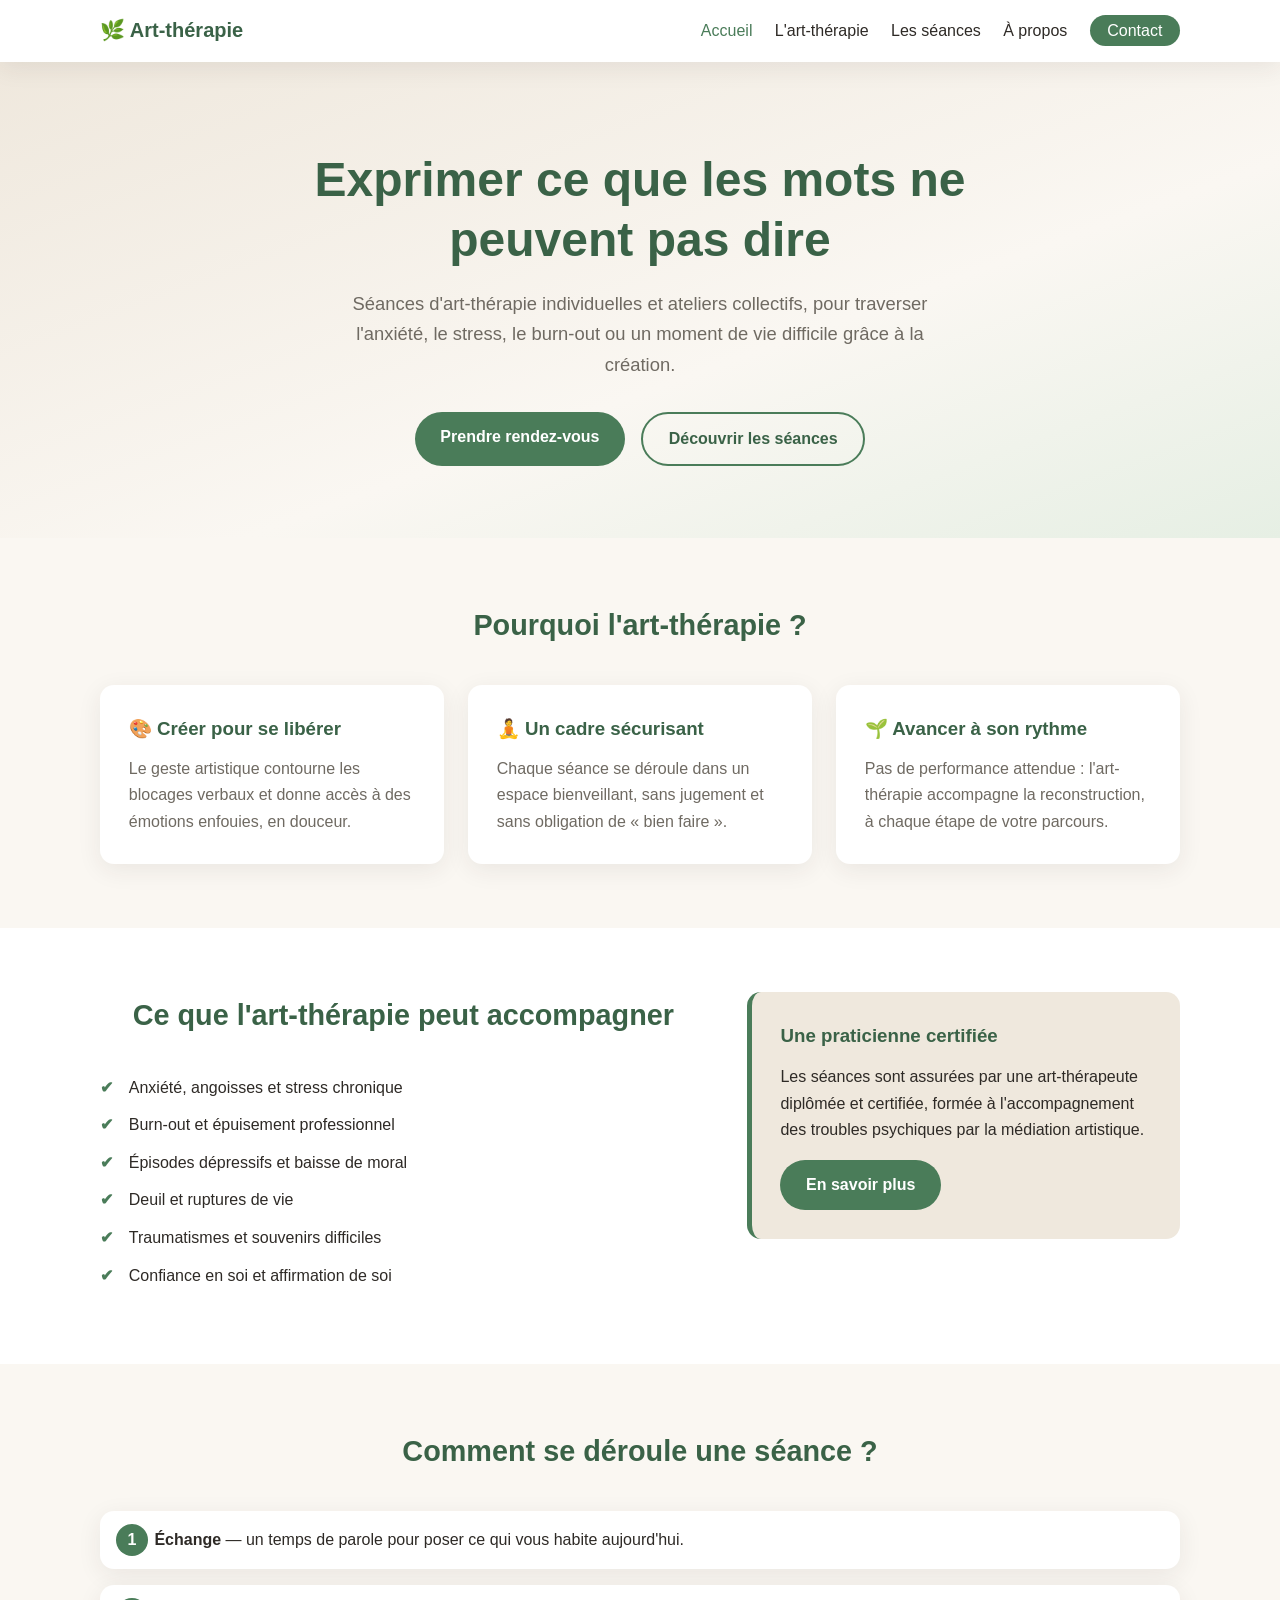
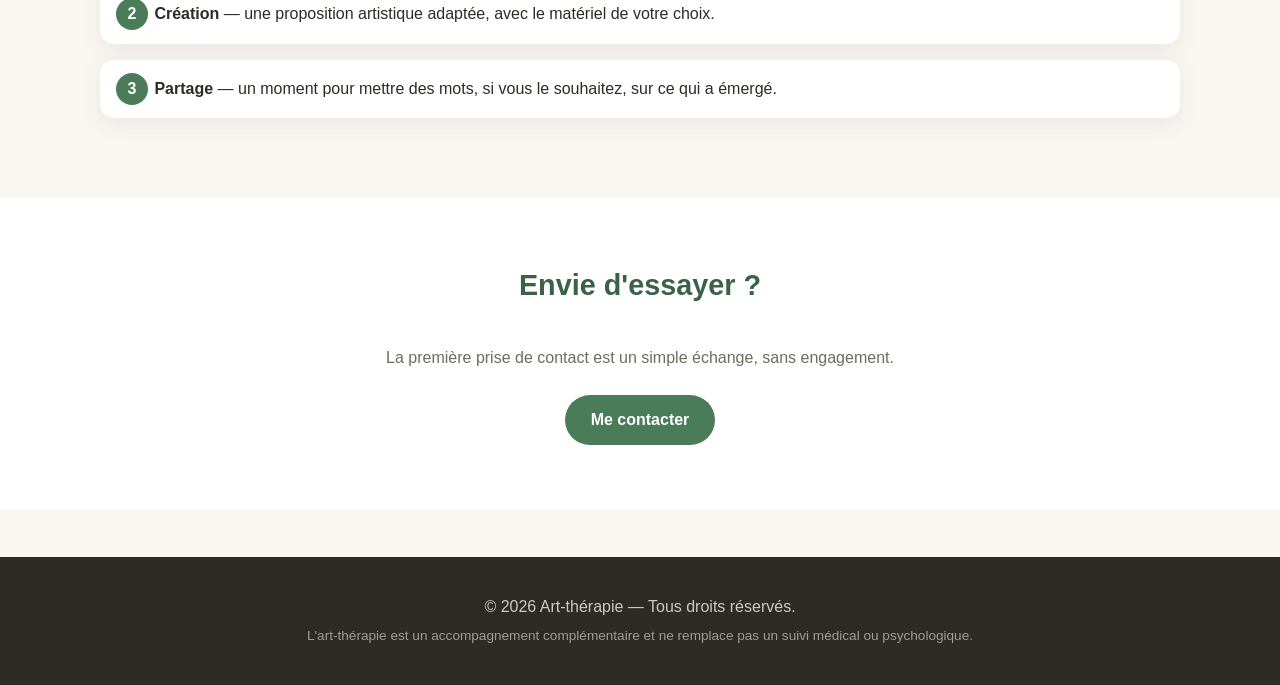
<file: index.html>
<!DOCTYPE html>
<html lang="fr">
<head>
  <meta charset="UTF-8">
  <meta name="viewport" content="width=device-width, initial-scale=1.0">
  <title>Art-thérapie — Séances et accompagnements par la création</title>
  <meta name="description" content="Art-thérapeute certifiée : séances individuelles et ateliers collectifs pour apaiser l'anxiété, le stress, le burn-out et retrouver du sens par la création artistique.">
  <link rel="stylesheet" href="assets/css/style.css">
</head>
<body>
  <header class="site-header">
    <nav class="nav container" aria-label="Navigation principale">
      <a class="brand" href="index.html">🌿 Art-thérapie</a>
      <button class="nav-toggle" aria-label="Ouvrir le menu" aria-expanded="false">☰</button>
      <ul class="nav-links">
        <li><a href="index.html" class="active">Accueil</a></li>
        <li><a href="art-therapie.html">L'art-thérapie</a></li>
        <li><a href="seances.html">Les séances</a></li>
        <li><a href="a-propos.html">À propos</a></li>
        <li><a href="contact.html" class="nav-cta">Contact</a></li>
      </ul>
    </nav>
  </header>

  <main>
    <section class="hero">
      <div class="container hero-inner">
        <h1>Exprimer ce que les mots ne peuvent pas dire</h1>
        <p class="hero-sub">
          Séances d'art-thérapie individuelles et ateliers collectifs, pour traverser
          l'anxiété, le stress, le burn-out ou un moment de vie difficile grâce à la création.
        </p>
        <div class="hero-actions">
          <a class="btn btn-primary" href="contact.html">Prendre rendez-vous</a>
          <a class="btn btn-outline" href="seances.html">Découvrir les séances</a>
        </div>
      </div>
    </section>

    <section class="section container">
      <h2 class="section-title">Pourquoi l'art-thérapie&nbsp;?</h2>
      <div class="cards">
        <article class="card">
          <h3>🎨 Créer pour se libérer</h3>
          <p>Le geste artistique contourne les blocages verbaux et donne accès à des émotions enfouies, en douceur.</p>
        </article>
        <article class="card">
          <h3>🧘 Un cadre sécurisant</h3>
          <p>Chaque séance se déroule dans un espace bienveillant, sans jugement et sans obligation de «&nbsp;bien faire&nbsp;».</p>
        </article>
        <article class="card">
          <h3>🌱 Avancer à son rythme</h3>
          <p>Pas de performance attendue : l'art-thérapie accompagne la reconstruction, à chaque étape de votre parcours.</p>
        </article>
      </div>
    </section>

    <section class="section section-alt">
      <div class="container split">
        <div>
          <h2 class="section-title">Ce que l'art-thérapie peut accompagner</h2>
          <ul class="check-list">
            <li>Anxiété, angoisses et stress chronique</li>
            <li>Burn-out et épuisement professionnel</li>
            <li>Épisodes dépressifs et baisse de moral</li>
            <li>Deuil et ruptures de vie</li>
            <li>Traumatismes et souvenirs difficiles</li>
            <li>Confiance en soi et affirmation de soi</li>
          </ul>
        </div>
        <div class="highlight-box">
          <h3>Une praticienne certifiée</h3>
          <p>
            Les séances sont assurées par une art-thérapeute diplômée et certifiée,
            formée à l'accompagnement des troubles psychiques par la médiation artistique.
          </p>
          <a class="btn btn-primary" href="a-propos.html">En savoir plus</a>
        </div>
      </div>
    </section>

    <section class="section container">
      <h2 class="section-title">Comment se déroule une séance&nbsp;?</h2>
      <ol class="steps">
        <li><strong>Échange</strong> — un temps de parole pour poser ce qui vous habite aujourd'hui.</li>
        <li><strong>Création</strong> — une proposition artistique adaptée, avec le matériel de votre choix.</li>
        <li><strong>Partage</strong> — un moment pour mettre des mots, si vous le souhaitez, sur ce qui a émergé.</li>
      </ol>
    </section>

    <section class="section section-alt cta-band">
      <div class="container">
        <h2 class="section-title">Envie d'essayer&nbsp;?</h2>
        <p>La première prise de contact est un simple échange, sans engagement.</p>
        <a class="btn btn-primary" href="contact.html">Me contacter</a>
      </div>
    </section>
  </main>

  <footer class="site-footer">
    <div class="container footer-inner">
      <p>© <span id="year"></span> Art-thérapie — Tous droits réservés.</p>
      <p class="disclaimer">
        L'art-thérapie est un accompagnement complémentaire et ne remplace pas un suivi médical ou psychologique.
      </p>
    </div>
  </footer>

  <script src="assets/js/main.js"></script>
</body>
</html>
</file>
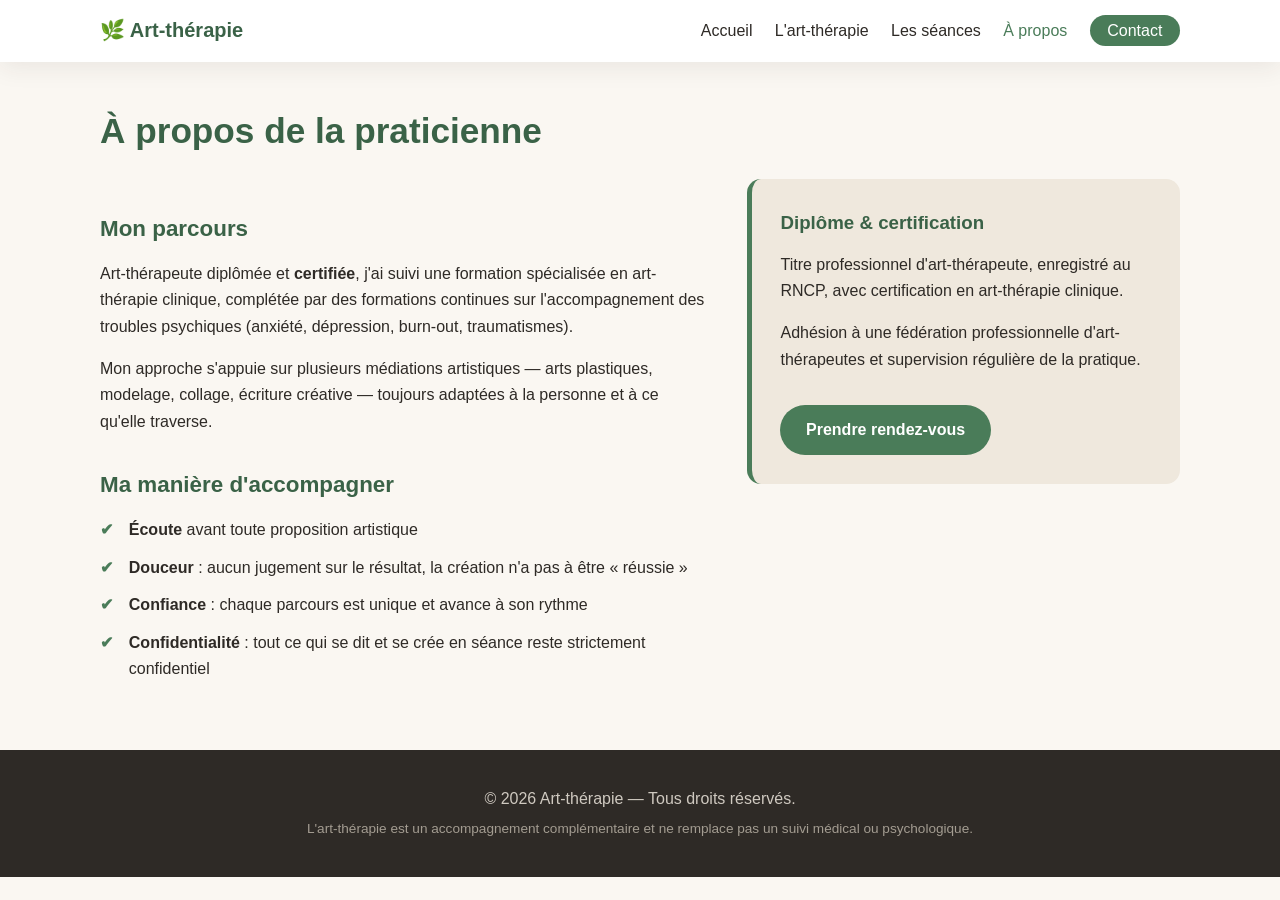
<file: a-propos.html>
<!DOCTYPE html>
<html lang="fr">
<head>
  <meta charset="UTF-8">
  <meta name="viewport" content="width=device-width, initial-scale=1.0">
  <title>À propos — La praticienne certifiée en art-thérapie</title>
  <meta name="description" content="Présentation de l'art-thérapeute certifiée : parcours, certification, approche et déontologie.">
  <link rel="stylesheet" href="assets/css/style.css">
</head>
<body>
  <header class="site-header">
    <nav class="nav container" aria-label="Navigation principale">
      <a class="brand" href="index.html">🌿 Art-thérapie</a>
      <button class="nav-toggle" aria-label="Ouvrir le menu" aria-expanded="false">☰</button>
      <ul class="nav-links">
        <li><a href="index.html">Accueil</a></li>
        <li><a href="art-therapie.html">L'art-thérapie</a></li>
        <li><a href="seances.html">Les séances</a></li>
        <li><a href="a-propos.html" class="active">À propos</a></li>
        <li><a href="contact.html" class="nav-cta">Contact</a></li>
      </ul>
    </nav>
  </header>

  <main class="container page">
    <h1>À propos de la praticienne</h1>

    <div class="split">
      <div>
        <h2>Mon parcours</h2>
        <p>
          Art-thérapeute diplômée et <strong>certifiée</strong>, j'ai suivi une formation
          spécialisée en art-thérapie clinique, complétée par des formations continues sur
          l'accompagnement des troubles psychiques (anxiété, dépression, burn-out,
          traumatismes).
        </p>
        <p>
          Mon approche s'appuie sur plusieurs médiations artistiques — arts plastiques,
          modelage, collage, écriture créative — toujours adaptées à la personne et à ce
          qu'elle traverse.
        </p>

        <h2>Ma manière d'accompagner</h2>
        <ul class="check-list">
          <li><strong>Écoute</strong> avant toute proposition artistique</li>
          <li><strong>Douceur</strong> : aucun jugement sur le résultat, la création n'a pas à être « réussie »</li>
          <li><strong>Confiance</strong> : chaque parcours est unique et avance à son rythme</li>
          <li><strong>Confidentialité</strong> : tout ce qui se dit et se crée en séance reste strictement confidentiel</li>
        </ul>
      </div>

      <div class="highlight-box">
        <h3>Diplôme &amp; certification</h3>
        <p>
          Titre professionnel d'art-thérapeute, enregistré au RNCP, avec certification
          en art-thérapie clinique.
        </p>
        <p>
          Adhésion à une fédération professionnelle d'art-thérapeutes et supervision
          régulière de la pratique.
        </p>
        <a class="btn btn-primary" href="contact.html">Prendre rendez-vous</a>
      </div>
    </div>
  </main>

  <footer class="site-footer">
    <div class="container footer-inner">
      <p>© <span id="year"></span> Art-thérapie — Tous droits réservés.</p>
      <p class="disclaimer">
        L'art-thérapie est un accompagnement complémentaire et ne remplace pas un suivi médical ou psychologique.
      </p>
    </div>
  </footer>

  <script src="assets/js/main.js"></script>
</body>
</html>
</file>
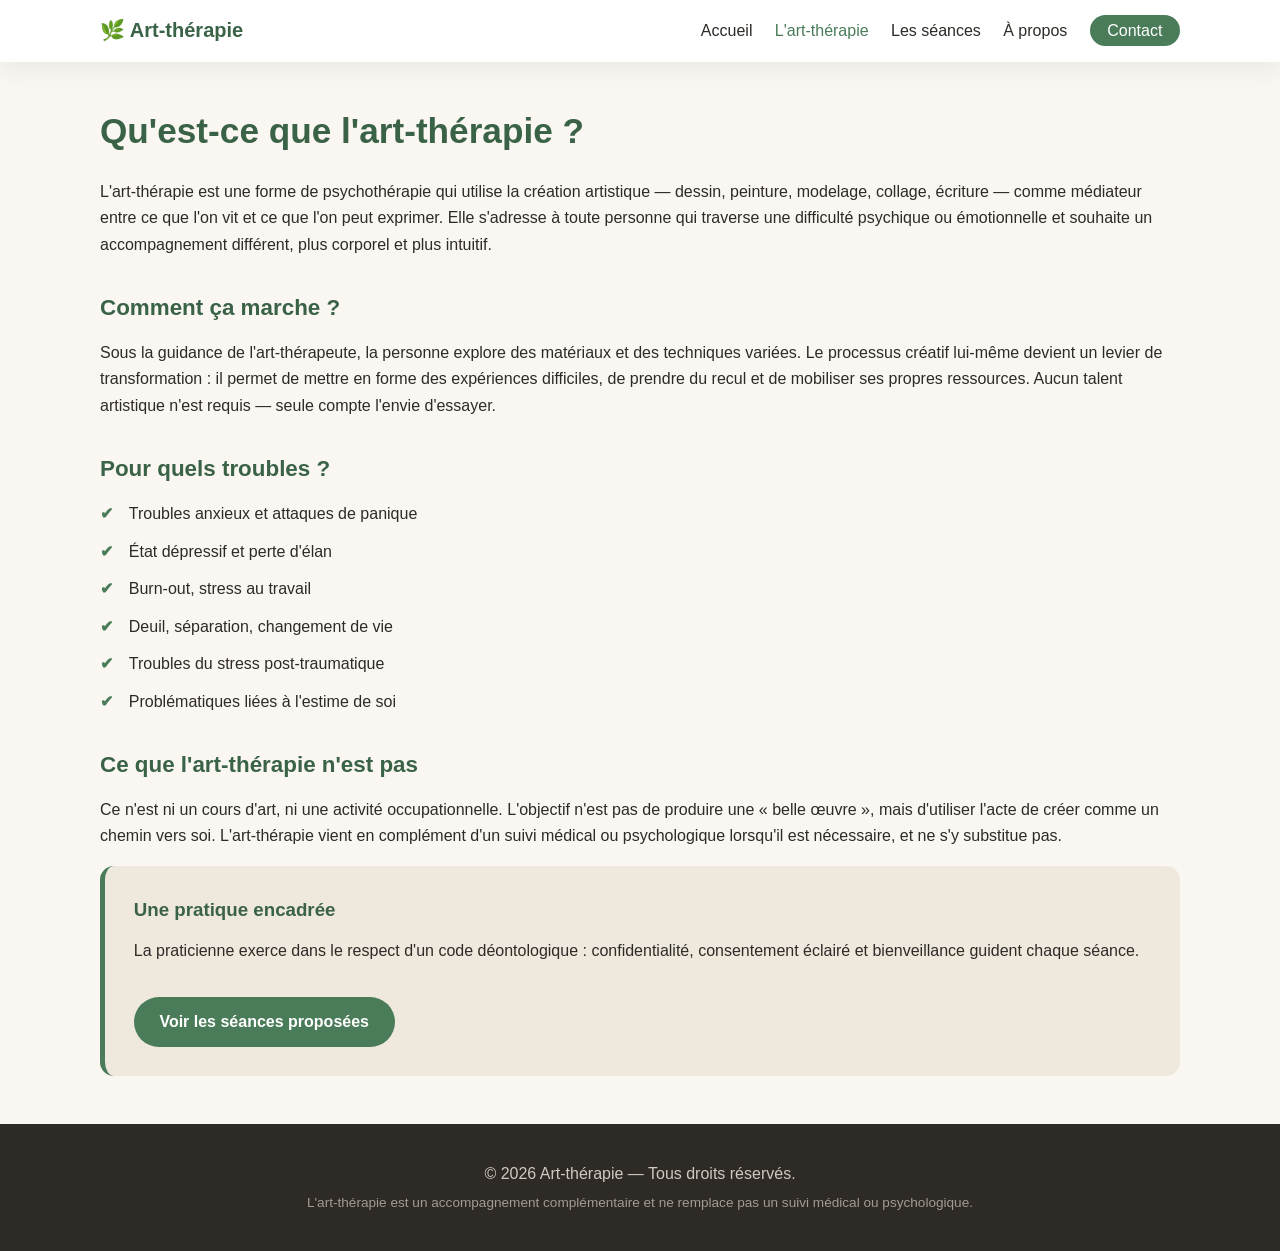
<file: art-therapie.html>
<!DOCTYPE html>
<html lang="fr">
<head>
  <meta charset="UTF-8">
  <meta name="viewport" content="width=device-width, initial-scale=1.0">
  <title>Qu'est-ce que l'art-thérapie ? — Art-thérapie</title>
  <meta name="description" content="Découvrez l'art-thérapie : une pratique qui utilise la création artistique pour accompagner la santé mentale et le bien-être.">
  <link rel="stylesheet" href="assets/css/style.css">
</head>
<body>
  <header class="site-header">
    <nav class="nav container" aria-label="Navigation principale">
      <a class="brand" href="index.html">🌿 Art-thérapie</a>
      <button class="nav-toggle" aria-label="Ouvrir le menu" aria-expanded="false">☰</button>
      <ul class="nav-links">
        <li><a href="index.html">Accueil</a></li>
        <li><a href="art-therapie.html" class="active">L'art-thérapie</a></li>
        <li><a href="seances.html">Les séances</a></li>
        <li><a href="a-propos.html">À propos</a></li>
        <li><a href="contact.html" class="nav-cta">Contact</a></li>
      </ul>
    </nav>
  </header>

  <main class="container page">
    <h1>Qu'est-ce que l'art-thérapie&nbsp;?</h1>

    <p>
      L'art-thérapie est une forme de psychothérapie qui utilise la création artistique —
      dessin, peinture, modelage, collage, écriture — comme médiateur entre ce que l'on vit
      et ce que l'on peut exprimer. Elle s'adresse à toute personne qui traverse une
      difficulté psychique ou émotionnelle et souhaite un accompagnement différent,
      plus corporel et plus intuitif.
    </p>

    <h2>Comment ça marche&nbsp;?</h2>
    <p>
      Sous la guidance de l'art-thérapeute, la personne explore des matériaux et des
      techniques variées. Le processus créatif lui-même devient un levier de transformation&nbsp;:
      il permet de mettre en forme des expériences difficiles, de prendre du recul et de
      mobiliser ses propres ressources. Aucun talent artistique n'est requis — seule
      compte l'envie d'essayer.
    </p>

    <h2>Pour quels troubles&nbsp;?</h2>
    <ul class="check-list">
      <li>Troubles anxieux et attaques de panique</li>
      <li>État dépressif et perte d'élan</li>
      <li>Burn-out, stress au travail</li>
      <li>Deuil, séparation, changement de vie</li>
      <li>Troubles du stress post-traumatique</li>
      <li>Problématiques liées à l'estime de soi</li>
    </ul>

    <h2>Ce que l'art-thérapie n'est pas</h2>
    <p>
      Ce n'est ni un cours d'art, ni une activité occupationnelle. L'objectif n'est pas de
      produire une «&nbsp;belle œuvre&nbsp;», mais d'utiliser l'acte de créer comme un chemin
      vers soi. L'art-thérapie vient en complément d'un suivi médical ou psychologique
      lorsqu'il est nécessaire, et ne s'y substitue pas.
    </p>

    <div class="highlight-box">
      <h3>Une pratique encadrée</h3>
      <p>
        La praticienne exerce dans le respect d'un code déontologique&nbsp;: confidentialité,
        consentement éclairé et bienveillance guident chaque séance.
      </p>
      <a class="btn btn-primary" href="seances.html">Voir les séances proposées</a>
    </div>
  </main>

  <footer class="site-footer">
    <div class="container footer-inner">
      <p>© <span id="year"></span> Art-thérapie — Tous droits réservés.</p>
      <p class="disclaimer">
        L'art-thérapie est un accompagnement complémentaire et ne remplace pas un suivi médical ou psychologique.
      </p>
    </div>
  </footer>

  <script src="assets/js/main.js"></script>
</body>
</html>
</file>
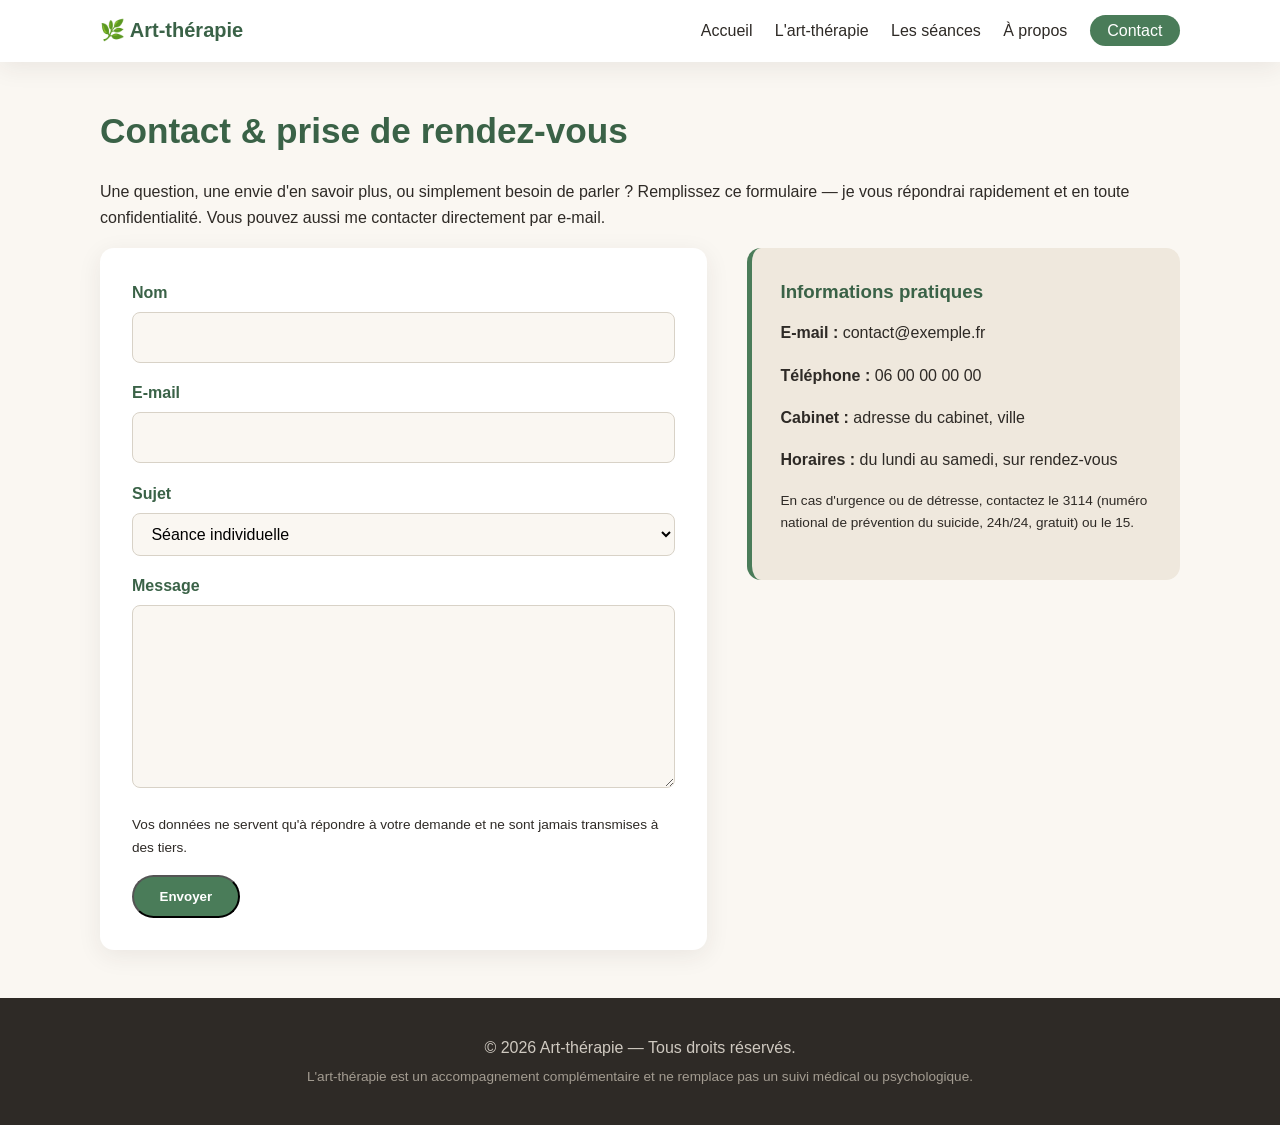
<file: contact.html>
<!DOCTYPE html>
<html lang="fr">
<head>
  <meta charset="UTF-8">
  <meta name="viewport" content="width=device-width, initial-scale=1.0">
  <title>Contact — Prendre rendez-vous en art-thérapie</title>
  <meta name="description" content="Contactez l'art-thérapeute certifiée pour poser vos questions ou prendre rendez-vous pour une séance individuelle ou un atelier de groupe.">
  <link rel="stylesheet" href="assets/css/style.css">
</head>
<body>
  <header class="site-header">
    <nav class="nav container" aria-label="Navigation principale">
      <a class="brand" href="index.html">🌿 Art-thérapie</a>
      <button class="nav-toggle" aria-label="Ouvrir le menu" aria-expanded="false">☰</button>
      <ul class="nav-links">
        <li><a href="index.html">Accueil</a></li>
        <li><a href="art-therapie.html">L'art-thérapie</a></li>
        <li><a href="seances.html">Les séances</a></li>
        <li><a href="a-propos.html">À propos</a></li>
        <li><a href="contact.html" class="nav-cta active">Contact</a></li>
      </ul>
    </nav>
  </header>

  <main class="container page">
    <h1>Contact &amp; prise de rendez-vous</h1>
    <p>
      Une question, une envie d'en savoir plus, ou simplement besoin de parler&nbsp;?
      Remplissez ce formulaire — je vous répondrai rapidement et en toute confidentialité.
      Vous pouvez aussi me contacter directement par e-mail.
    </p>

    <div class="split">
      <form class="contact-form" action="mailto:contact@exemple.fr" method="post" enctype="text/plain" id="contact-form">
        <div class="field">
          <label for="nom">Nom</label>
          <input type="text" id="nom" name="nom" required autocomplete="name">
        </div>
        <div class="field">
          <label for="email">E-mail</label>
          <input type="email" id="email" name="email" required autocomplete="email">
        </div>
        <div class="field">
          <label for="sujet">Sujet</label>
          <select id="sujet" name="sujet">
            <option>Séance individuelle</option>
            <option>Atelier de groupe</option>
            <option>Accompagnement spécifique</option>
            <option>Une simple question</option>
          </select>
        </div>
        <div class="field">
          <label for="message">Message</label>
          <textarea id="message" name="message" rows="6" required></textarea>
        </div>
        <p class="rgpd">
          Vos données ne servent qu'à répondre à votre demande et ne sont jamais transmises à des tiers.
        </p>
        <button type="submit" class="btn btn-primary">Envoyer</button>
      </form>

      <aside class="highlight-box">
        <h3>Informations pratiques</h3>
        <p><strong>E-mail :</strong> contact@exemple.fr</p>
        <p><strong>Téléphone :</strong> 06 00 00 00 00</p>
        <p><strong>Cabinet :</strong> adresse du cabinet, ville</p>
        <p><strong>Horaires :</strong> du lundi au samedi, sur rendez-vous</p>
        <p class="disclaimer">
          En cas d'urgence ou de détresse, contactez le 3114 (numéro national de prévention du suicide,
          24h/24, gratuit) ou le 15.
        </p>
      </aside>
    </div>
  </main>

  <footer class="site-footer">
    <div class="container footer-inner">
      <p>© <span id="year"></span> Art-thérapie — Tous droits réservés.</p>
      <p class="disclaimer">
        L'art-thérapie est un accompagnement complémentaire et ne remplace pas un suivi médical ou psychologique.
      </p>
    </div>
  </footer>

  <script src="assets/js/main.js"></script>
</body>
</html>
</file>
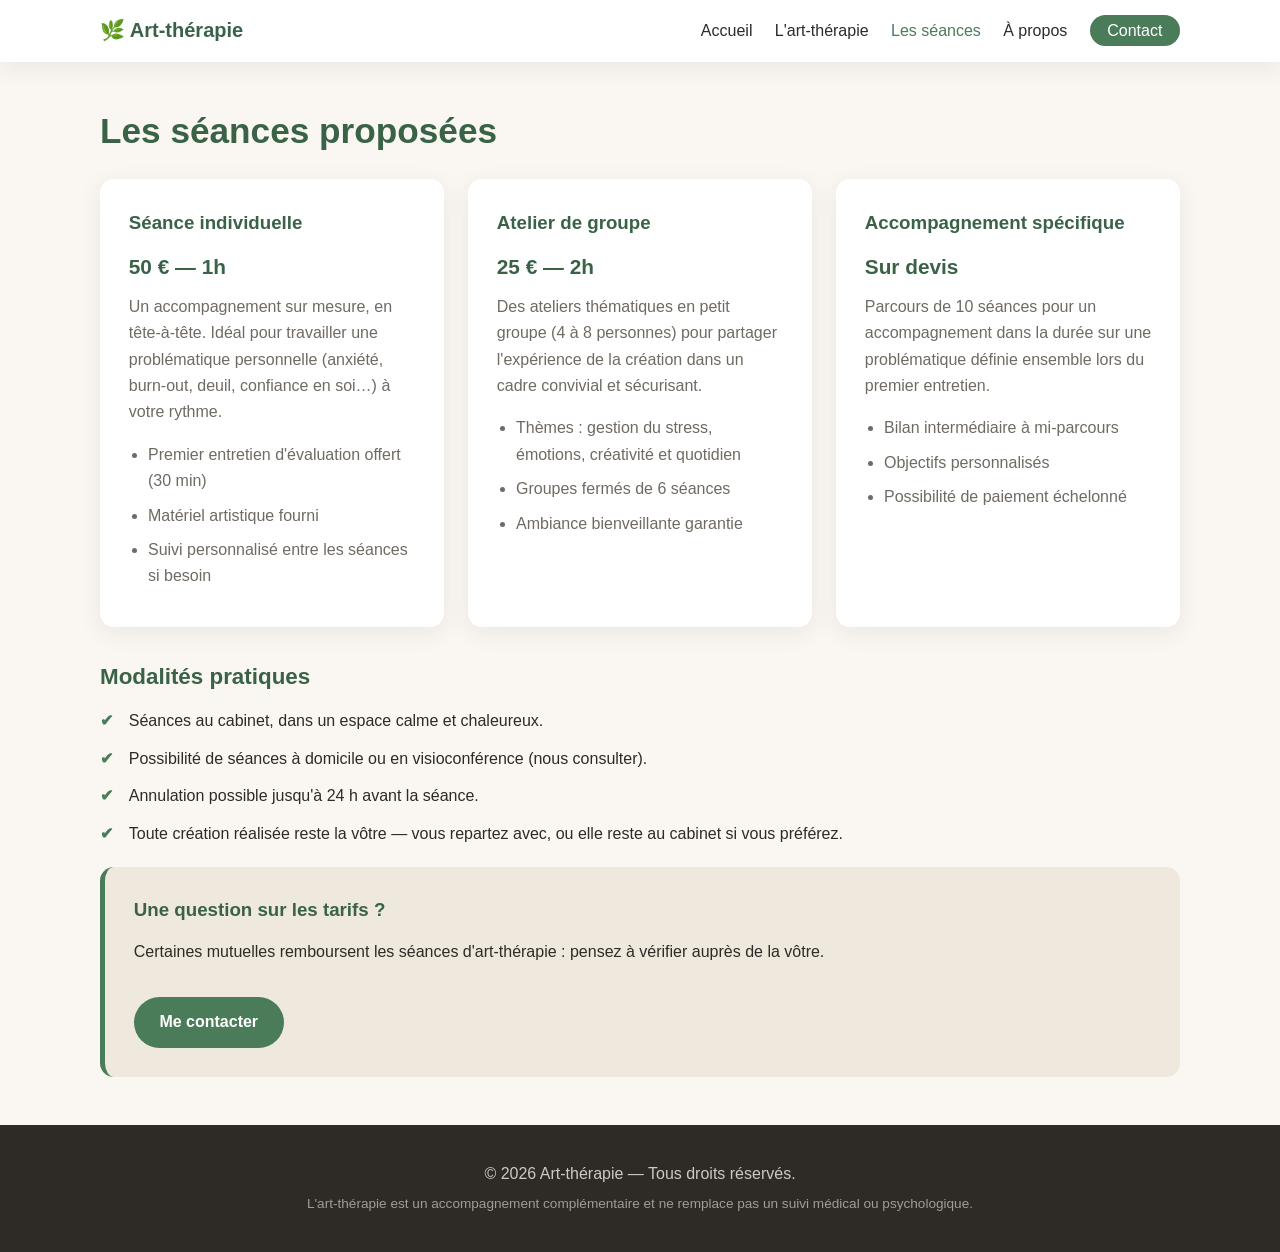
<file: seances.html>
<!DOCTYPE html>
<html lang="fr">
<head>
  <meta charset="UTF-8">
  <meta name="viewport" content="width=device-width, initial-scale=1.0">
  <title>Les séances proposées — Art-thérapie</title>
  <meta name="description" content="Séances individuelles, ateliers de groupe et accompagnements spécifiques en art-thérapie : tarifs, déroulé et modalités pratiques.">
  <link rel="stylesheet" href="assets/css/style.css">
</head>
<body>
  <header class="site-header">
    <nav class="nav container" aria-label="Navigation principale">
      <a class="brand" href="index.html">🌿 Art-thérapie</a>
      <button class="nav-toggle" aria-label="Ouvrir le menu" aria-expanded="false">☰</button>
      <ul class="nav-links">
        <li><a href="index.html">Accueil</a></li>
        <li><a href="art-therapie.html">L'art-thérapie</a></li>
        <li><a href="seances.html" class="active">Les séances</a></li>
        <li><a href="a-propos.html">À propos</a></li>
        <li><a href="contact.html" class="nav-cta">Contact</a></li>
      </ul>
    </nav>
  </header>

  <main class="container page">
    <h1>Les séances proposées</h1>

    <div class="cards">
      <article class="card pricing">
        <h3>Séance individuelle</h3>
        <p class="price">50&nbsp;€ — 1h</p>
        <p>
          Un accompagnement sur mesure, en tête-à-tête. Idéal pour travailler une problématique
          personnelle (anxiété, burn-out, deuil, confiance en soi…) à votre rythme.
        </p>
        <ul>
          <li>Premier entretien d'évaluation offert (30&nbsp;min)</li>
          <li>Matériel artistique fourni</li>
          <li>Suivi personnalisé entre les séances si besoin</li>
        </ul>
      </article>

      <article class="card pricing">
        <h3>Atelier de groupe</h3>
        <p class="price">25&nbsp;€ — 2h</p>
        <p>
          Des ateliers thématiques en petit groupe (4 à 8 personnes) pour partager l'expérience
          de la création dans un cadre convivial et sécurisant.
        </p>
        <ul>
          <li>Thèmes : gestion du stress, émotions, créativité et quotidien</li>
          <li>Groupes fermés de 6 séances</li>
          <li>Ambiance bienveillante garantie</li>
        </ul>
      </article>

      <article class="card pricing">
        <h3>Accompagnement spécifique</h3>
        <p class="price">Sur devis</p>
        <p>
          Parcours de 10 séances pour un accompagnement dans la durée sur une problématique
          définie ensemble lors du premier entretien.
        </p>
        <ul>
          <li>Bilan intermédiaire à mi-parcours</li>
          <li>Objectifs personnalisés</li>
          <li>Possibilité de paiement échelonné</li>
        </ul>
      </article>
    </div>

    <h2>Modalités pratiques</h2>
    <ul class="check-list">
      <li>Séances au cabinet, dans un espace calme et chaleureux.</li>
      <li>Possibilité de séances à domicile ou en visioconférence (nous consulter).</li>
      <li>Annulation possible jusqu'à 24&nbsp;h avant la séance.</li>
      <li>Toute création réalisée reste la vôtre — vous repartez avec, ou elle reste au cabinet si vous préférez.</li>
    </ul>

    <div class="highlight-box">
      <h3>Une question sur les tarifs&nbsp;?</h3>
      <p>Certaines mutuelles remboursent les séances d'art-thérapie : pensez à vérifier auprès de la vôtre.</p>
      <a class="btn btn-primary" href="contact.html">Me contacter</a>
    </div>
  </main>

  <footer class="site-footer">
    <div class="container footer-inner">
      <p>© <span id="year"></span> Art-thérapie — Tous droits réservés.</p>
      <p class="disclaimer">
        L'art-thérapie est un accompagnement complémentaire et ne remplace pas un suivi médical ou psychologique.
      </p>
    </div>
  </footer>

  <script src="assets/js/main.js"></script>
</body>
</html>
</file>
<file: assets/css/style.css>
:root {
  --green: #4a7c59;
  --green-dark: #3a6247;
  --cream: #faf7f2;
  --sand: #efe8dd;
  --ink: #2e2a26;
  --muted: #6f6a62;
  --white: #ffffff;
  --radius: 14px;
  --shadow: 0 6px 24px rgba(46, 42, 38, 0.08);
}

* {
  box-sizing: border-box;
  margin: 0;
  padding: 0;
}

html {
  scroll-behavior: smooth;
}

body {
  font-family: "Segoe UI", "Helvetica Neue", Arial, sans-serif;
  color: var(--ink);
  background: var(--cream);
  line-height: 1.65;
}

.container {
  width: min(1080px, 92%);
  margin: 0 auto;
}

.site-header {
  position: sticky;
  top: 0;
  z-index: 100;
  background: var(--white);
  box-shadow: var(--shadow);
}

.nav {
  display: flex;
  align-items: center;
  justify-content: space-between;
  padding: 0.9rem 0;
}

.brand {
  font-weight: 700;
  font-size: 1.25rem;
  color: var(--green-dark);
  text-decoration: none;
}

.nav-links {
  display: flex;
  align-items: center;
  gap: 1.4rem;
  list-style: none;
}

.nav-links a {
  color: var(--ink);
  text-decoration: none;
  font-weight: 500;
  transition: color 0.2s ease;
}

.nav-links a:hover,
.nav-links a.active {
  color: var(--green);
}

.nav-cta {
  background: var(--green);
  color: var(--white) !important;
  padding: 0.45rem 1.1rem;
  border-radius: 999px;
}

.nav-cta:hover {
  background: var(--green-dark);
}

.nav-toggle {
  display: none;
  background: none;
  border: none;
  font-size: 1.5rem;
  cursor: pointer;
  color: var(--ink);
}

.hero {
  background: linear-gradient(160deg, var(--sand) 0%, var(--cream) 60%, #e6efe4 100%);
  padding: 5.5rem 0 4.5rem;
  text-align: center;
}

.hero h1 {
  font-size: clamp(1.9rem, 4.5vw, 3rem);
  color: var(--green-dark);
  max-width: 760px;
  margin: 0 auto 1.2rem;
  line-height: 1.25;
}

.hero-sub {
  font-size: 1.15rem;
  color: var(--muted);
  max-width: 640px;
  margin: 0 auto 2rem;
}

.hero-actions {
  display: flex;
  gap: 1rem;
  justify-content: center;
  flex-wrap: wrap;
}

.btn {
  display: inline-block;
  padding: 0.75rem 1.6rem;
  border-radius: 999px;
  text-decoration: none;
  font-weight: 600;
  transition: transform 0.15s ease, background 0.2s ease;
}

.btn:hover {
  transform: translateY(-2px);
}

.btn-primary {
  background: var(--green);
  color: var(--white);
}

.btn-primary:hover {
  background: var(--green-dark);
}

.btn-outline {
  border: 2px solid var(--green);
  color: var(--green-dark);
  background: transparent;
}

.btn-outline:hover {
  background: var(--green);
  color: var(--white);
}

.section {
  padding: 4rem 0;
}

.section-alt {
  background: var(--white);
}

.section-title {
  font-size: 1.8rem;
  color: var(--green-dark);
  text-align: center;
  margin-bottom: 2.2rem;
}

.page h1 {
  font-size: 2.2rem;
  color: var(--green-dark);
  margin: 2.5rem 0 1.2rem;
}

.page h2 {
  font-size: 1.4rem;
  color: var(--green-dark);
  margin: 2rem 0 0.8rem;
}

.page p {
  margin-bottom: 1rem;
  color: var(--ink);
}

.page ul,
.page ol {
  margin: 0 0 1.2rem 1.4rem;
}

.page li {
  margin-bottom: 0.5rem;
}

.cards {
  display: grid;
  grid-template-columns: repeat(auto-fit, minmax(260px, 1fr));
  gap: 1.5rem;
}

.card {
  background: var(--white);
  border-radius: var(--radius);
  padding: 1.8rem;
  box-shadow: var(--shadow);
}

.section-alt .card {
  background: var(--cream);
}

.card h3 {
  color: var(--green-dark);
  margin-bottom: 0.7rem;
}

.card p,
.card li {
  color: var(--muted);
}

.card ul {
  margin: 0.8rem 0 0 1.2rem;
}

.card .price {
  font-size: 1.3rem;
  font-weight: 700;
  color: var(--green-dark);
  margin-bottom: 0.6rem;
}

.split {
  display: grid;
  grid-template-columns: 1.4fr 1fr;
  gap: 2.5rem;
  align-items: start;
}

.check-list {
  list-style: none;
  margin-left: 0 !important;
}

.check-list li {
  position: relative;
  padding-left: 1.8rem;
  margin-bottom: 0.7rem;
}

.check-list li::before {
  content: "✔";
  position: absolute;
  left: 0;
  color: var(--green);
  font-weight: 700;
}

.steps {
  counter-reset: step;
  list-style: none;
  margin-left: 0;
}

.steps li {
  counter-increment: step;
  position: relative;
  padding: 1rem 1rem 1rem 3.4rem;
  margin-bottom: 1rem;
  background: var(--white);
  border-radius: var(--radius);
  box-shadow: var(--shadow);
}

.steps li::before {
  content: counter(step);
  position: absolute;
  left: 1rem;
  top: 50%;
  transform: translateY(-50%);
  width: 2rem;
  height: 2rem;
  display: flex;
  align-items: center;
  justify-content: center;
  border-radius: 50%;
  background: var(--green);
  color: var(--white);
  font-weight: 700;
}

.highlight-box {
  background: var(--sand);
  border-left: 5px solid var(--green);
  border-radius: var(--radius);
  padding: 1.8rem;
}

.highlight-box h3 {
  color: var(--green-dark);
  margin-bottom: 0.8rem;
}

.highlight-box .btn {
  margin-top: 1rem;
}

.cta-band {
  text-align: center;
}

.cta-band p {
  color: var(--muted);
  margin-bottom: 1.5rem;
}

.contact-form {
  background: var(--white);
  border-radius: var(--radius);
  padding: 2rem;
  box-shadow: var(--shadow);
}

.field {
  margin-bottom: 1.1rem;
}

.field label {
  display: block;
  font-weight: 600;
  margin-bottom: 0.35rem;
  color: var(--green-dark);
}

.field input,
.field select,
.field textarea {
  width: 100%;
  padding: 0.7rem 0.9rem;
  border: 1px solid #d8d2c7;
  border-radius: 8px;
  font: inherit;
  background: var(--cream);
}

.field input:focus,
.field select:focus,
.field textarea:focus {
  outline: 2px solid var(--green);
  outline-offset: 1px;
}

.rgpd {
  font-size: 0.85rem;
  color: var(--muted);
  margin-bottom: 1rem;
}

.site-footer {
  background: var(--ink);
  color: #cfc9c0;
  padding: 2rem 0;
  margin-top: 3rem;
  text-align: center;
}

.footer-inner p {
  margin: 0.3rem 0;
}

.disclaimer {
  font-size: 0.85rem;
  color: #a39c91;
}

@media (max-width: 820px) {
  .nav-toggle {
    display: block;
  }

  .nav-links {
    display: none;
    position: absolute;
    top: 100%;
    left: 0;
    right: 0;
    flex-direction: column;
    align-items: stretch;
    background: var(--white);
    padding: 1rem 4%;
    gap: 0.9rem;
    box-shadow: var(--shadow);
  }

  .nav-links.open {
    display: flex;
  }

  .split {
    grid-template-columns: 1fr;
  }

  .hero {
    padding: 3.5rem 0 3rem;
  }
}
</file>
